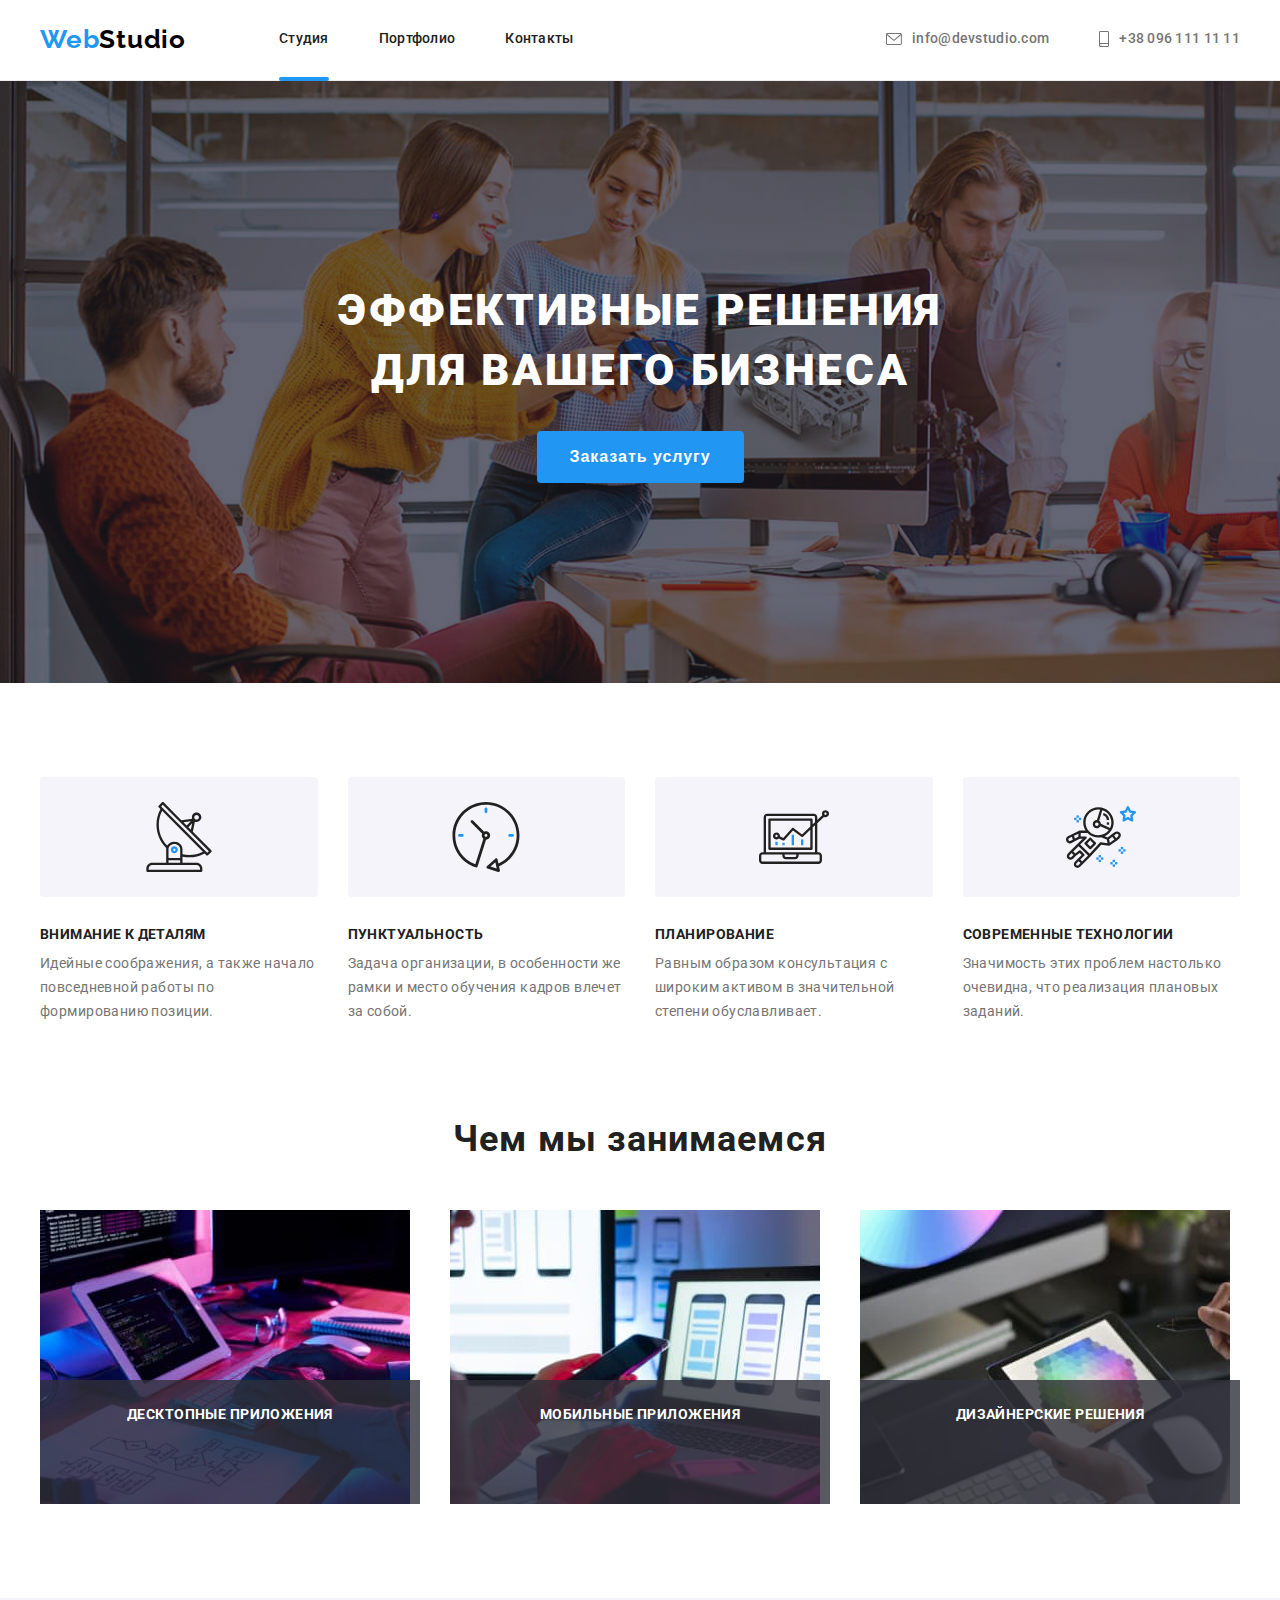
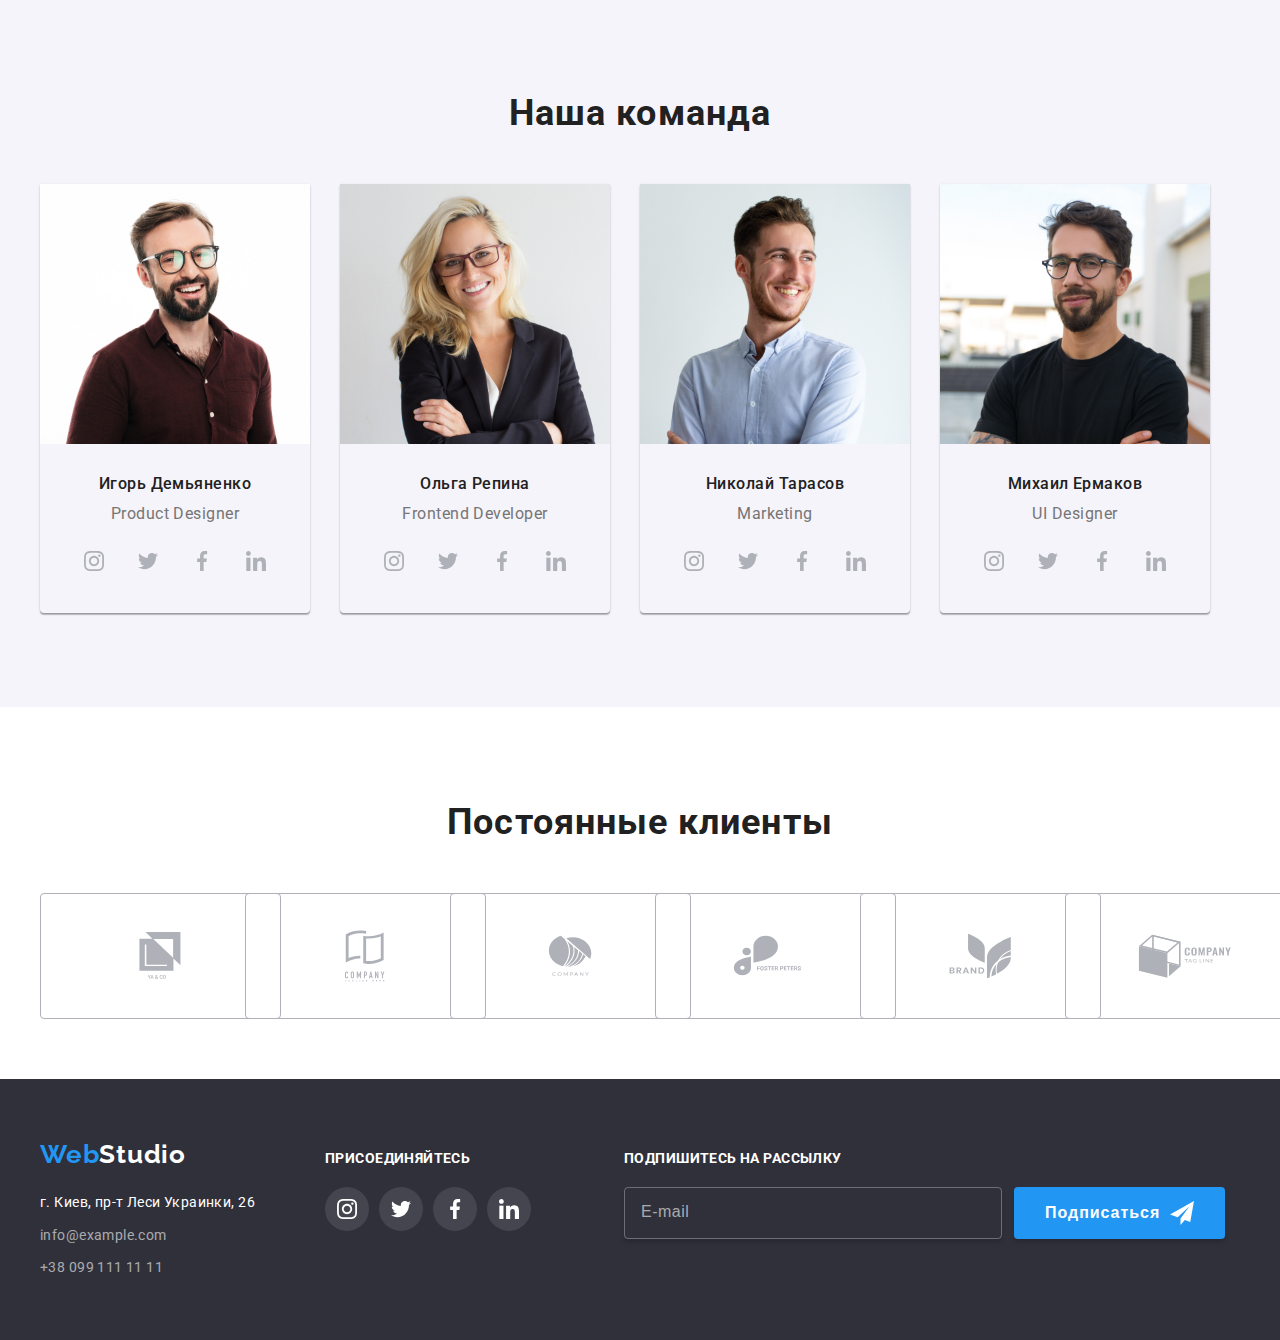
<file: index.html>
<!DOCTYPE html>
<html lang="ru">
<head>
    <meta charset="UTF-8">
    <meta http-equiv="X-UA-Compatible" content="IE=edge">
    <meta name="viewport" content="width=device-width, initial-scale=1.0">
    <title>WebStudio</title>
    <link rel="stylesheet" href="https://cdnjs.cloudflare.com/ajax/libs/modern-normalize/1.1.0/modern-normalize.min.css"
        integrity="sha512-wpPYUAdjBVSE4KJnH1VR1HeZfpl1ub8YT/NKx4PuQ5NmX2tKuGu6U/JRp5y+Y8XG2tV+wKQpNHVUX03MfMFn9Q=="
        crossorigin="anonymous" referrerpolicy="no-referrer" />
    <link rel="preconnect" href="https://fonts.googleapis.com">
    <link rel="preconnect" href="https://fonts.gstatic.com" crossorigin>
    <link
        href="https://fonts.googleapis.com/css2?family=Raleway:wght@700&family=Roboto:wght@400;500;700;900&display=swap"
        rel="stylesheet">
    <link rel="stylesheet" href="./css/main.min.css">
</head>

<body>
    <header class="header">
        <div class="container">
            <nav class="header-nav">
                <a href="./index.html" class="logo link">
                    <span class="span-web">Web</span>Studio
                </a>
                <ul class="site-nav list">
                    <li class="site-nav__item">
                        <a href="./index.html" class="site-nav__link site-nav_current-link link">Студия</a>
                    </li>
                    <li class="site-nav__item">
                        <a href="./portfolio.html" class="site-nav__link link">Портфолио</a>
                    </li>
                    <li class="site-nav__item">
                        <a href="#" class="site-nav__link link">Контакты</a>
                    </li>
                </ul>
            </nav>

            <ul class="header-contact list">
                <li class="header-contact__item">
                    <a href="mailto:info@devstudio.com" class="header-contact__link link">
                            <svg class="header-contact__icon" width="16" height="12">
                                <use href="./images/sprite.svg#icon-envelope"></use>
                            </svg>
                        info@devstudio.com
                    </a>
                </li>
                <li class="header-contact__item">
                    <a href="tel:+380961111111" class="header-contact__link link">
                            <svg class="header-contact__icon" width="10" height="16">
                                <use href="./images/sprite.svg#icon-smartphone"></use>
                            </svg>
                        +38 096 111 11 11
                    </a>
                </li>
            </ul>
        </div>

    </header>

    <main class="main">
        <!-- Hero -->
        <section class="hero">
            <div class="container">
                <h1 class="hero__title">Эффективные решения для вашего бизнеса</h1>
                <button type="button" class="button-btn" data-modal-open>Заказать услугу</button>
            </div>
        </section>

        <!-- About list -->
        <section class="section about">
            <div class="container">
                <h2 class="about__title visually-hidden">Какие мы и что используем</h2>
                <ul class="about__list list">
                    <li class="about__list-item">
                        <div class="about__icon-bg">
                            <svg class="about__icon">
                                <use href="./images/sprite.svg#icon-antenna"></use>
                            </svg>
                        </div>
                        <h3 class="about__list-title">Внимание к деталям</h3>
                        <p class="about__list-text">Идейные соображения, а также начало повседневной работы по
                            формированию позиции.
                        </p>
                    </li>
                    <li class="about__list-item">
                        <div class="about__icon-bg">
                            <svg class="about__icon">
                                <use href="./images/sprite.svg#icon-clock"></use>
                            </svg>
                        </div>
                        <h3 class="about__list-title">Пунктуальность</h3>
                        <p class="about__list-text">Задача организации, в особенности же рамки и место обучения кадров
                            влечет за собой.
                        </p>
                    </li>
                    <li class="about__list-item">
                        <div class="about__icon-bg">
                            <svg class="about__icon">
                                <use href="./images/sprite.svg#icon-diagram"></use>
                            </svg>
                        </div>
                        <h3 class="about__list-title">Планирование</h3>
                        <p class="about__list-text">Равным образом консультация с широким активом в значительной степени
                            обуславливает.
                        </p>
                    </li>
                    <li class="about__list-item">
                        <div class="about__icon-bg">
                            <svg class="about__icon">
                                <use href="./images/sprite.svg#icon-astronaut"></use>
                            </svg>
                        </div>
                        <h3 class="about__list-title">Современные технологии</h3>
                        <p class="about__list-text">Значимость этих проблем настолько очевидна, что реализация плановых
                            заданий.</p>
                    </li>
                </ul>
            </div>

        </section>

        <!-- classes -->
        <section class="section classes">
            <div class="container">
                <h2 class="title">Чем мы занимаемся</h2>
                <ul class="classes__list list">
                    <li class="classes__item">
                        <img src="./images/about/apk.jpg" alt="Мастер пишет код за алгоритмом" width="370" height="294">
                        <p class="classes__overlay">Десктопные приложения</p>
                    </li>
                    <li class="classes__item">
                        <img src="./images/about/atel.jpg" alt="Телефон" width="370" height="294">
                        <p class="classes__overlay">Мобильные приложения</p>
                    </li>
                    <li class="classes__item">
                        <img src="./images/about/atablet.jpg" alt="Планшет" width="370" height="294">
                        <p class="classes__overlay">Дизайнерские решения</p>
                    </li>
                </ul>
            </div>
        </section>

        <!-- Team -->
        <section class="section team">
            <div class="container">
                <h2 class="title">Наша команда</h2>
                <ul class="team__list list">
                    <li class="team__item">
                        <img src="./images/team/igor.jpg" alt="Игорь Демьяненко" width="270" height="260">
                        <div class="team__text">
                            <h3 class="team__name">Игорь Демьяненко</h3>
                            <p lang="en" class="team__profession">Product Designer</p>
                            <ul class="team-icon-list list">
                                <li class="team-icon-list__item">
                                    <a href="#" class="team-icon-list__link sotseti">
                                        <svg class="team-icon-list__icon">
                                            <use href="./images/sprite.svg#icon-instagram"></use>
                                        </svg>
                                    </a>
                                </li>
                                <li class="team-icon-list__item">
                                    <a href="#" class="team-icon-list__link sotseti">
                                        <svg class="team-icon-list__icon">
                                            <use href="./images/sprite.svg#icon-twitter"></use>
                                        </svg>
                                    </a>
                                </li>
                                <li class="team-icon-list__item">
                                    <a href="" class="team-icon-list__link sotseti">
                                        <svg class="team-icon-list__icon">
                                            <use href="./images/sprite.svg#icon-facebook"></use>
                                        </svg>
                                    </a>
                                </li>
                                <li class="team-icon-list__item">
                                    <a href="" class="team-icon-list__link sotseti">
                                        <svg class="team-icon-list__icon">
                                            <use href="./images/sprite.svg#icon-linkedin"></use>
                                        </svg>
                                    </a>
                                </li>
                            </ul>
                        </div>
                    </li>
                    <li class="team__item">
                        <img src="./images/team/olya.jpg" alt="Ольга Репина" width="270" height="260">
                        <div class="team__text">
                            <h3 class="team__name">Ольга Репина</h3>
                            <p lang="en" class="team__profession">Frontend Developer</p>
                            <ul class="team-icon-list list">
                                <li class="team-icon-list__item">
                                    <a href="" class="team-icon-list__link sotseti">
                                        <svg class="team-icon-list__icon">
                                            <use href="./images/sprite.svg#icon-instagram"></use>
                                        </svg>
                                    </a>
                                </li>
                                <li class="team-icon-list__item">
                                    <a href="" class="team-icon-list__link sotseti">
                                        <svg class="team-icon-list__icon">
                                            <use href="./images/sprite.svg#icon-twitter"></use>
                                        </svg>
                                    </a>
                                </li>
                                <li class="team-icon-list__item">
                                    <a href="" class="team-icon-list__link sotseti">
                                        <svg class="team-icon-list__icon">
                                            <use href="./images/sprite.svg#icon-facebook"></use>
                                        </svg>
                                    </a>
                                </li>
                                <li class="team-icon-list__item">
                                    <a href="" class="team-icon-list__link sotseti">
                                        <svg class="team-icon-list__icon">
                                            <use href="./images/sprite.svg#icon-linkedin"></use>
                                        </svg>
                                    </a>
                                </li>
                            </ul>
                        </div>
                    </li>
                    <li class="team__item">
                        <img src="./images/team/nikolay.jpg" alt="Николай Тарасов" width="270" height="260">
                        <div class="team__text">
                            <h3 class="team__name">Николай Тарасов</h3>
                            <p lang="en" class="team__profession">Marketing</p>
                            <ul class="team-icon-list list">
                                <li class="team-icon-list__item">
                                    <a href="" class="team-icon-list__link sotseti">
                                        <svg class="team-icon-list__icon">
                                            <use href="./images/sprite.svg#icon-instagram"></use>
                                        </svg>
                                    </a>
                                </li>
                                <li class="team-icon-list__item">
                                    <a href="" class="team-icon-list__link sotseti">
                                        <svg class="team-icon-list__icon">
                                            <use href="./images/sprite.svg#icon-twitter"></use>
                                        </svg>
                                    </a>
                                </li>
                                <li class="team-icon-list__item">
                                    <a href="" class="team-icon-list__link sotseti">
                                        <svg class="team-icon-list__icon">
                                            <use href="./images/sprite.svg#icon-facebook"></use>
                                        </svg>
                                    </a>
                                </li>
                                <li class="team-icon-list__item">
                                    <a href="" class="team-icon-list__link sotseti">
                                        <svg class="team-icon-list__icon">
                                            <use href="./images/sprite.svg#icon-linkedin"></use>
                                        </svg>
                                    </a>
                                </li>
                            </ul>
                        </div>
                    </li>
                    <li class="team__item">
                        <img src="./images/team/mihail.jpg" alt="Михаил Ермаков" width="270" height="260">
                        <div class="team__text">
                            <h3 class="team__name">Михаил Ермаков</h3>
                            <p lang="en" class="team__profession">UI Designer</p>
                            <ul class="team-icon-list list">
                                <li class="team-icon-list__item">
                                    <a href="" class="team-icon-list__link sotseti">
                                        <svg class="team-icon-list__icon">
                                            <use href="./images/sprite.svg#icon-instagram"></use>
                                        </svg>
                                    </a>
                                </li>
                                <li class="team-icon-list__item">
                                    <a href="" class="team-icon-list__link sotseti">
                                        <svg class="team-icon-list__icon">
                                            <use href="./images/sprite.svg#icon-twitter"></use>
                                        </svg>
                                    </a>
                                </li>
                                <li class="team-icon-list__item">
                                    <a href="" class="team-icon-list__link sotseti">
                                        <svg class="team-icon-list__icon">
                                            <use href="./images/sprite.svg#icon-facebook"></use>
                                        </svg>
                                    </a>
                                </li>
                                <li class="team-icon-list__item">
                                    <a href="" class="team-icon-list__link sotseti">
                                        <svg class="team-icon-list__icon">
                                            <use href="./images/sprite.svg#icon-linkedin"></use>
                                        </svg>
                                    </a>
                                </li>
                            </ul>
                        </div>
                    </li>
                </ul>
            </div>

        </section>

 <!-- Clients -->
        <section class="section clients">
            <div class="container">
                <h2 class="title">Постоянные клиенты</h2>
                <ul class="clients-list-icon list">
                    <li class="clients-icon-item">
                        <a href="" class="link clients-link-icon">
                            <svg class="clients-icon" width="42" height="47">
                                <use href="./images/sprite.svg#icon-yaco"></use>
                            </svg>
                        </a>
                    </li>
                    <li class="clients-icon-item">
                        <a href="" class="link clients-link-icon">
                            <svg class="clients-icon" width="40" height="52">
                                <use href="./images/sprite.svg#icon-tagline"></use>
                            </svg>
                        </a>
                    </li>
                    <li class="clients-icon-item">
                        <a href="" class="link clients-link-icon">
                            <svg class="clients-icon" width="44" height="41">
                                <use href="./images/sprite.svg#icon-company"></use>
                            </svg>
                        </a>
                    </li>
                    <li class="clients-icon-item">
                        <a href="" class="link clients-link-icon">
                            <svg class="clients-icon" width="85" height="41">
                                <use href="./images/sprite.svg#icon-foster"></use>
                            </svg>
                        </a>
                    </li>
                    <li class="clients-icon-item">
                        <a href="" class="link clients-link-icon">
                            <svg class="clients-icon" width="63" height="46">
                                <use href="./images/sprite.svg#icon-brand"></use>
                            </svg>
                        </a>
                    </li>
                    <li class="clients-icon-item">
                        <a href="" class="clients-link-icon">
                            <svg class="clients-icon" width="94" height="44">
                                <use href="./images/sprite.svg#icon-tag"></use>
                            </svg>
                        </a>
                    </li>
                </ul>
            </div>
        </section>
    </main>

    <footer class="footer">
        <div class="container">
            <div class="footer__left">
                <div class="footer-logo">
                        <a href="./index.html" class="logo link">
                            <span class="span-web">Web</span><span class="footer-studio">Studio</span>
                        </a>
                    </div>
                    <address class="address">
                        <ul class="list">
                            <li class="footer-address-item">
                                <a href="https://goo.gl/maps/YHEFxKt9b5rvipPJA" target="_blank" rel="noopener noreferrer"
                                    class="footer-address link">г. Киев,
                                    пр-т Леси Украинки, 26</a>
                            </li>
                            <li class="footer-address-item">
                                <a href="mailto:info@example.com" class="footer-contact link">info@example.com</a>
                            </li>
                            <li class="footer-address-item">
                                <a href="tel:+380991111111" class="footer-contact link">+38 099 111 11 11</a>
                            </li>
                        </ul>
                    </address>
            </div>
            <div class="footer__right">
                <p class="footer-text-icon">присоединяйтесь</p>
                <ul class="footer-list-icon list">
                    <li class="footer-icon-item">
                        <a href="" class="footer-link-icon sotseti">
                            <svg class="footer-icon">
                                <use href="./images/sprite.svg#icon-instagram"></use>
                            </svg>
                        </a>
                    </li>
                    <li class="footer-icon-item">
                        <a href="" class="footer-link-icon sotseti">
                            <svg class="footer-icon">
                                <use href="./images/sprite.svg#icon-twitter"></use>
                            </svg>
                        </a>
                    </li>
                    <li class="footer-icon-item">
                        <a href="" class="footer-link-icon sotseti">
                            <svg class="footer-icon">
                                <use href="./images/sprite.svg#icon-facebook"></use>
                            </svg>
                        </a>
                    </li>
                    <li footer-icon-item>
                        <a href="" class="footer-link-icon sotseti">
                            <svg class="footer-icon">
                                <use href="./images/sprite.svg#icon-linkedin"></use>
                            </svg>
                        </a>
                    </li>
                </ul>                 
            </div>
            <form class="footer-form">
                <p class="footer-modal-title">Подпишитесь на рассылку</p>
                <div class="footer-form-div">
                    <input class="footer-form-input" type="email" placeholder="E-mail" name="user-email" required>
                <button type="submit" class="footer-form-button">
                    Подписаться
                    <svg class="footer-modal-svg" width="24" height="24">
                        <use href="./images/icons.svg#icon-subscribe"></use>
                    </svg>
                </button>
                </div>
            </form>
        </div>
    </footer>
    
<div class="backdrop is-hidden" data-modal>
        <div class="modal">
            <button type="button" class="close-btn" data-modal-close>
                <svg class="modal-svg" width="11" height="11">
                    <use href="./images/sprite.svg#icon-close"></use>
                </svg>
            </button>
             <form class="contact-form">
                <p class="modal-form-title">
                    Оставьте свои данные, мы вам перезвоним
                </p>
                <label class="modal-form-label">
                    Имя
                    <span class="contact-form-wrapper">
                        <input name="user-name" type="text" class="contact-form-input" placeholder=""
                        required minlength="2" pattern="[a-zA-Zа-яёА-ЯЁ]+" title="Имя должно содержать символы кирилицы или латиницы">
                        <svg class="contact-form-icon" width="12" height="12">
                        <use href="./images/icons.svg#icon-pers"></use>
                    </svg>
                    </span>
                </label>
                <label class="modal-form-label">
                   Телефон
                    <span class="contact-form-wrapper">
                        <input name="user-tel" type="tel" class="contact-form-input" placeholder="" required
                            pattern="[0-9]{3}-[0-9]{3}-[0-9]{2}-[0-9]{2}" title="096-000-00-00">
                        <svg class="contact-form-icon" width="13" height="13">
                            <use href="./images/icons.svg#icon-tel"></use>
                        </svg>
                    </span>
                </label>
                <label class="modal-form-label">
                    Почта
                    <span class="contact-form-wrapper">
                        <input name="user-email" type="email" class="contact-form-input" placeholder="" required>
                        <svg class="contact-form-icon" width="15" height="12">
                            <use href="./images/icons.svg#icon-email"></use>
                        </svg>
                    </span>
                </label>
                <label class="modal-form-label">
                    Комментарий
                    <textarea class="contact-form-message" placeholder="Введите текст" name="user-message"></textarea>
                </label>

                <input type="checkbox" class="contact-form-checkbox visually-hidden" id="accept-policy">
                <label for="accept-policy" class="contact-form-checkbox-label">
                    Соглашаюсь с рассылкой и принимаю&nbsp;
                    <a href="#" class="contact-form-label-link"> Условия договора</a>                   
                </label>

                <button type="submit" class="contact-form-submit">Отправить</button>
            </form>
        </div>
    </div>
<script src="./js/modal.js"></script>
</body>

</html>
</file>
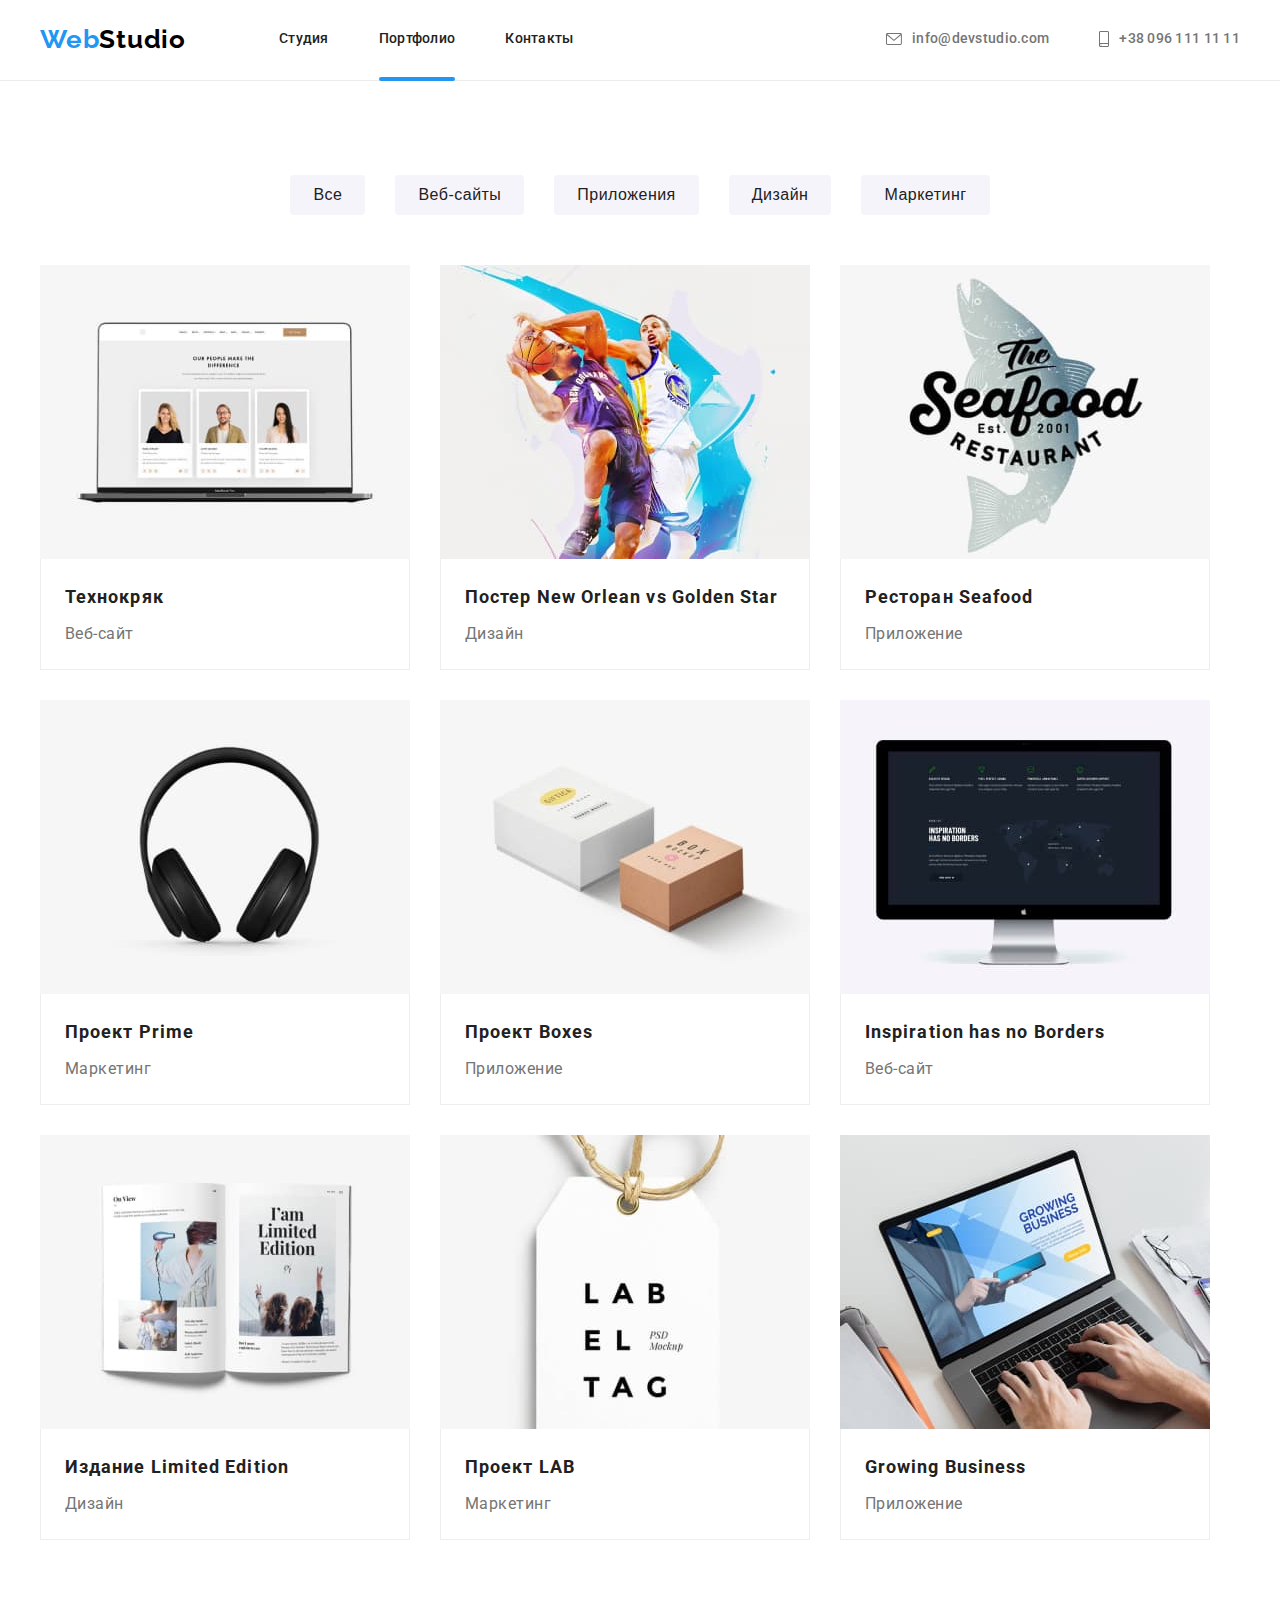
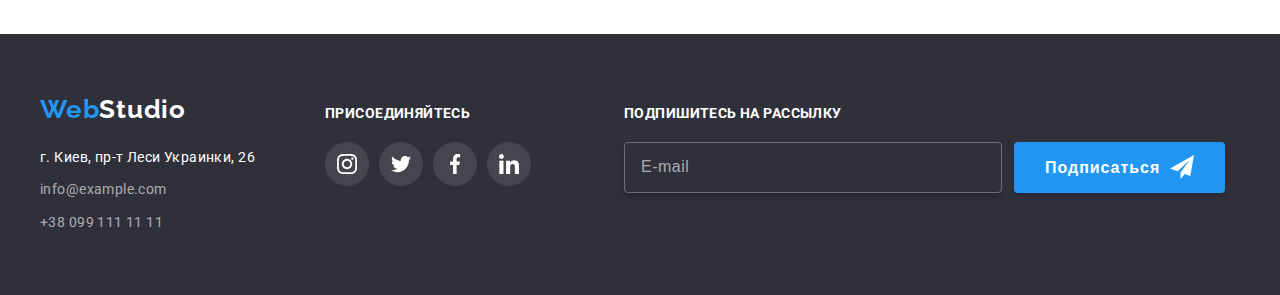
<file: portfolio.html>
<!DOCTYPE html>
<html lang="ru">

<head>
    <meta charset="UTF-8">
    <meta http-equiv="X-UA-Compatible" content="IE=edge">
    <meta name="viewport" content="width=device-width, initial-scale=1.0">
    <title>WebStudio</title>
    <link rel="stylesheet" href="https://cdnjs.cloudflare.com/ajax/libs/modern-normalize/1.1.0/modern-normalize.min.css"
        integrity="sha512-wpPYUAdjBVSE4KJnH1VR1HeZfpl1ub8YT/NKx4PuQ5NmX2tKuGu6U/JRp5y+Y8XG2tV+wKQpNHVUX03MfMFn9Q=="
        crossorigin="anonymous" referrerpolicy="no-referrer" />
    <link rel="preconnect" href="https://fonts.googleapis.com">
    <link rel="preconnect" href="https://fonts.gstatic.com" crossorigin>
    <link
        href="https://fonts.googleapis.com/css2?family=Raleway:wght@700&family=Roboto:wght@400;500;700;900&display=swap"
        rel="stylesheet">
    <link rel="stylesheet" href="./css/main.min.css">
</head>
<body>
    <header class="header">
        <div class="container">
            <nav class="header-nav">
                <a href="./index.html" class="logo link">
                    <span class="span-web">Web</span>Studio
                </a>
                <ul class="site-nav list">
                    <li class="site-nav__item">
                        <a href="./index.html" class="site-nav__link link">Студия</a>
                    </li>
                    <li class="site-nav__item">
                        <a href="./portfolio.html" class="site-nav__link site-nav_current-link link">Портфолио</a>
                    </li>
                    <li class="site-nav__item">
                        <a href="#" class="site-nav__link link">Контакты</a>
                    </li>
                </ul>
            </nav>
    
            <ul class="header-contact list">
                <li class="header-contact__item">
                    <a href="mailto:info@devstudio.com" class="header-contact__link link">
                        <svg class="header-contact__icon" width="16" height="12">
                            <use href="./images/sprite.svg#icon-envelope"></use>
                        </svg>
                        info@devstudio.com
                    </a>
                </li>
                <li class="header-contact__item">
                    <a href="tel:+380961111111" class="header-contact__link link">
                        <svg class="header-contact__icon" width="10" height="16">
                            <use href="./images/sprite.svg#icon-smartphone"></use>
                        </svg>
                        +38 096 111 11 11
                    </a>
                </li>
            </ul>
        </div>
    
    </header>

    <!-- main -->
    <main class="portfolio">
        <div class="container">
            <h1 hidden>Галлерея работ</h1>
            <ul class="portfolio-button list">
                <li class="portfolio-button-item">
                    <button type="button" class="button">Все</button>
                </li>
                <li class="portfolio-button-item">
                    <button type="button" class="button">Веб-сайты</button>
                </li>
                <li class="portfolio-button-item">
                    <button type="button" class="button">Приложения</button>
                </li>
                <li class="portfolio-button-item">
                    <button type="button" class="button">Дизайн</button>
                </li>
                <li class="portfolio-button-item">
                    <button type="button" class="button">Маркетинг</button>
                </li>
            </ul>
            <ul class="portfolio-list list">
                <li class="portfolio-item">

                    <a href="" class="portfolio-grid-link link">
                        <div class="portfolio-grid-overlay">
                            <img src="./images/portfolio/technokryak.jpg" alt="Ноутбук с веб-сайтом" width="370" height="294">
                            <p class="overlay">Технокряк это современная площадка распространения коронавируса. Компании используют эту платформу для цифрового
                            шпионажа и атак на защищённые сервера конкурентов.</p>
                        </div>
                        <div class="portfolio-text">
                            <h2 class="portfolio-title">Технокряк</h2>
                            <p class="portfolio-direction">Веб-сайт</p>
                        </div>
                    </a>
                </li>
                <li class="portfolio-item">
            
                    <a href="" class="portfolio-grid-link link link">
                        <div class="portfolio-grid-overlay">
                            <img src="./images/portfolio/poster.jpg" alt="Постер футбольного матча" width="370" height="294">
                                <p class="overlay">Технокряк это современная площадка распространения коронавируса. Компании используют эту платформу для цифрового
                                шпионажа и атак на защищённые сервера конкурентов.</p>
                        </div>
                        <div class="portfolio-text">
                            <h2 class="portfolio-title">Постер New Orlean vs Golden Star</h2>
                            <p class="portfolio-direction">Дизайн</p>
                        </div>
                    </a>
                </li>
                <li class="portfolio-item">
            
                    <a href="" class="portfolio-grid-link link link">
                        <div class="portfolio-grid-overlay">
                            <img src="./images/portfolio/restaurant.jpg" alt="Логотим ресторана Seafood" width="370" height="294">
                            <p class="overlay">Технокряк это современная площадка распространения коронавируса. Компании используют эту платформу для цифрового
                            шпионажа и атак на защищённые сервера конкурентов.</p>
                        </div>
                        <div class="portfolio-text">
                            <h2 class="portfolio-title">Ресторан Seafood</h2>
                            <p class="portfolio-direction">Приложение</p>
                        </div>
                    </a>
                </li>
                <li class="portfolio-item">
            
                    <a href="" class="portfolio-grid-link link link">
                        <div class="portfolio-grid-overlay">
                            <img src="./images/portfolio/prime.jpg" alt="Наушники" width="370" height="294">
                            <p class="overlay">Технокряк это современная площадка распространения коронавируса. Компании используют эту платформа для цифрового
                            шпионажа и атак на защищённые сервера конкурентов.</p>
                        </div>
                        <div class="portfolio-text">
                            <h2 class="portfolio-title">Проект Prime</h2>   
                            <p class="portfolio-direction">Маркетинг</p>
                        </div>
                    </a>
                </li>
                <li class="portfolio-item">
            
                    <a href="" class="portfolio-grid-link link link">
                        <div class="portfolio-grid-overlay">
                         <img src="./images/portfolio/boxes.jpg" alt="Коробки" width="370" height="294">
                        <p class="overlay">Технокряк это современная площадка распространения коронавируса. Компании используют эту платформу
                            для цифрового
                            шпионажа и атак на защищённые сервера конкурентов.</p>
                        </div>
                        <div class="portfolio-text">
                           <h2 class="portfolio-title">Проект Boxes</h2>
                            <p class="portfolio-direction">Приложение</p>
                        </div>
                    </a>
                </li>
                <li class="portfolio-item">
            
                    <a href="" class="portfolio-grid-link link link">
                        <div class="portfolio-grid-overlay">
                            <img src="./images/portfolio/inspiration.jpg" alt="ПК с веб-сайтом" width="370" height="294">
                            <p class="overlay">Технокряк это современная площадка распространения коронавируса. Компании используют эту платформу
                                для цифрового
                                шпионажа и атак на защищённые сервера конкурентов.</p>
                        </div>
                        <div class="portfolio-text">
                            <h2 class="portfolio-title">Inspiration has no Borders</h2>
                            <p class="portfolio-direction">Веб-сайт</p>
                        </div>
                    </a>
                </li>
                <li class="portfolio-item">
            
                    <a href="" class="portfolio-grid-link link link">
                        <div class="portfolio-grid-overlay">
                            <img src="./images/portfolio/edition.jpg" alt="Книга" width="370" height="294">
                            <p class="overlay">Технокряк это современная площадка распространения коронавируса. Компании используют эту платформу
                                для цифрового
                                шпионажа и атак на защищённые сервера конкурентов.</p>
                        </div>
                        <div class="portfolio-text">
                            <h2 class="portfolio-title">Издание Limited Edition</h2>
                            <p class="portfolio-direction">Дизайн</p>
                        </div>
                    </a>
                </li>
                <li class="portfolio-item">
            
                    <a href="" class="portfolio-grid-link link link">
                        <div class="portfolio-grid-overlay">
                            <img src="./images/portfolio/lab.jpg" alt="Брелок LAB" width="370" height="294">
                            <p class="overlay">Технокряк это современная площадка распространения коронавируса. Компании используют эту платформу
                                для цифрового
                                шпионажа и атак на защищённые сервера конкурентов.</p>
                        </div>
                        <div class="portfolio-text">
                            <h2 class="portfolio-title">Проект LAB</h2>
                            <p class="portfolio-direction">Маркетинг</p>
                        </div>
                    </a>
                </li>
                <li class="portfolio-item">
            
                    <a href="" class="portfolio-grid-link link link">
                        <div class="portfolio-grid-overlay">
                            <img src="./images/portfolio/business.jpg" alt="Ноутбук с веб-сайтом" width="370" height="294">
                            <p class="overlay">Технокряк это современная площадка распространения коронавируса. Компании используют эту платформу
                                для цифрового
                                шпионажа и атак на защищённые сервера конкурентов.</p>
                        </div>
                        <div class="portfolio-text">
                            <h2 class="portfolio-title">Growing Business</h2>
                            <p class="portfolio-direction">Приложение</p>
                        </div>
                    </a>
                </li>
            </ul>
        </div>
            
        
    </main>

    <footer class="footer">
        <div class="container">
            <div class="footer__left">
                <div class="footer-logo">
                    <a href="./index.html" class="logo link">
                        <span class="span-web">Web</span><span class="footer-studio">Studio</span>
                    </a>
                </div>
                <address class="address">
                    <ul class="list">
                        <li class="footer-address-item">
                            <a href="https://goo.gl/maps/YHEFxKt9b5rvipPJA" target="_blank" rel="noopener noreferrer"
                                class="footer-address link">г. Киев,
                                пр-т Леси Украинки, 26</a>
                        </li>
                        <li class="footer-address-item">
                            <a href="mailto:info@example.com" class="footer-contact link">info@example.com</a>
                        </li>
                        <li class="footer-address-item">
                            <a href="tel:+380991111111" class="footer-contact link">+38 099 111 11 11</a>
                        </li>
                    </ul>
                </address>
            </div>
            <div class="footer__right">
                <p class="footer-text-icon">присоединяйтесь</p>
                <ul class="footer-list-icon list">
                    <li class="footer-icon-item">
                        <a href="" class="footer-link-icon sotseti">
                            <svg class="footer-icon">
                                <use href="./images/sprite.svg#icon-instagram"></use>
                            </svg>
                        </a>
                    </li>
                    <li class="footer-icon-item">
                        <a href="" class="footer-link-icon sotseti">
                            <svg class="footer-icon">
                                <use href="./images/sprite.svg#icon-twitter"></use>
                            </svg>
                        </a>
                    </li>
                    <li class="footer-icon-item">
                        <a href="" class="footer-link-icon sotseti">
                            <svg class="footer-icon">
                                <use href="./images/sprite.svg#icon-facebook"></use>
                            </svg>
                        </a>
                    </li>
                    <li footer-icon-item>
                        <a href="" class="footer-link-icon sotseti">
                            <svg class="footer-icon">
                                <use href="./images/sprite.svg#icon-linkedin"></use>
                            </svg>
                        </a>
                    </li>
                </ul>
            </div>
            <form class="footer-form">
                <p class="footer-modal-title">Подпишитесь на рассылку</p>
                <div class="footer-form-div">
                    <input class="footer-form-input" type="email" placeholder="E-mail" name="user-email" required>
                    <button type="submit" class="footer-form-button">
                        Подписаться
                        <svg class="footer-modal-svg" width="24" height="24">
                            <use href="./images/icons.svg#icon-subscribe"></use>
                        </svg>
                    </button>
                </div>
            </form>
        </div>
    </footer>

</body>
</html>
</file>
<file: css/main.min.css>
:root{--accent-color: #2196f3;--main-text-color: #212121}.visually-hidden{position:absolute !important;clip:rect(1px 1px 1px 1px);clip:rect(1px, 1px, 1px, 1px);padding:0 !important;border:0 !important;height:1px !important;width:1px !important;overflow:hidden}body{margin:0;background-color:#ffffff;color:var(--main-text-color);font-weight:400;font-family:"Roboto", sans-serif}.list{margin-top:0;margin-bottom:0;padding-left:0;list-style:none}.link{text-decoration:none}h1,h2,h3,h4,p{margin-top:0;margin-bottom:0}img{display:block}.container{width:1200px;margin:0 auto;padding-left:15px;padding-right:15px}.title{margin-bottom:50px;font-weight:700;font-size:36px;line-height:1.17;text-align:center;letter-spacing:0.03em}.logo{color:#000000;font-family:"Raleway", sans-serif;font-weight:700;font-size:26px;line-height:1.19;letter-spacing:0.03em}.span-web{color:var(--accent-color)}.footer-studio{color:#ffffff}.footer-form{margin-left:93px}.footer-modal-title{font-weight:700;font-size:14px;line-height:1.14;letter-spacing:0.03em;text-transform:uppercase;color:#ffffff;margin-top:12px;margin-bottom:20px}.footer-form-input{background-color:transparent;width:358px;padding-top:15px;padding-bottom:15px;padding-left:16px;margin-right:12px;border:1px solid rgba(255,255,255,0.3);box-shadow:0px 4px 4px rgba(0,0,0,0.15);border-radius:4px;color:#ffffff;outline:none;transition:border-color 250ms cubic-bezier(0.4, 0, 0.2, 1)}.footer-form-input:focus{border-color:var(--accent-color)}.footer-form-input::placeholder{font-weight:400;font-size:16px;line-height:1.25;letter-spacing:0.03em;color:rgba(255,255,255,0.6)}.footer-form-div{display:flex}.footer-form-button{background:var(--accent-color);box-shadow:0px 4px 4px rgba(0,0,0,0.15);border-radius:4px;margin:0 auto;padding:10px 30px;cursor:pointer;border:1px solid transparent;font-weight:700;font-size:16px;line-height:1.87;display:flex;align-items:center;text-align:center;letter-spacing:0.06em;color:#ffffff}.footer-modal-svg{margin-left:10px}.backdrop{position:fixed;top:0;left:0;width:100vw;height:100vh;background-color:rgba(0,0,0,0.2);transition:opacity 500ms linear, visibility 500ms linear}.is-hidden{opacity:0;visibility:hidden;pointer-events:none}.modal{width:528px;height:580px;background-color:#ffffff;position:absolute;left:50%;top:50%;transform:translate(-50%, -50%)}.close-btn{position:absolute;top:8px;right:8px;padding:0;width:30px;height:30px;border-radius:50%;border:1px solid rgba(0,0,0,0.1);background-color:transparent;cursor:pointer}.modal-svg{color:tomato}.close-btn:hover .modal-svg{fill:var(--accent-color)}.contact-form{display:flex;flex-direction:column;padding:40px}.contact-form-input{width:100%;height:40px;border:1px solid rgba(33,33,33,0.2);border-radius:4px;padding-left:42px;transition:border-color 250ms cubic-bezier(0.4, 0, 0.2, 1)}.contact-form-input:focus{outline:none;border-color:var(--accent-color)}.contact-form-message{width:100%;height:120px;padding:12px 16px;margin-top:4px;margin-bottom:20px;resize:none;border:1px solid rgba(33,33,33,0.2);border-radius:4px;transition:border-color 250ms cubic-bezier(0.4, 0, 0.2, 1)}.contact-form-message:focus{border-color:var(--accent-color);outline:none}.contact-form-message::placeholder{color:rgba(117,117,117,0.5)}.modal-form-title{font-weight:700;font-size:20px;line-height:1.15;text-align:center;letter-spacing:0.03em;margin-bottom:12px}.modal-form-label{font-weight:400;font-size:12px;line-height:1.17;letter-spacing:0.01em;color:#757575}.modal-form-label:nth-child(-n+4){margin-bottom:10px}.contact-form-icon{position:absolute;top:50%;transform:translateY(-50%);left:12px;transition:fill 250ms cubic-bezier(0.4, 0, 0.2, 1)}.contact-form-input:focus+.contact-form-icon{fill:var(--accent-color)}.contact-form-wrapper{position:relative;display:block;margin-top:4px}.contact-form-checkbox-label{display:flex;align-items:center;font-weight:400;font-size:14px;line-height:1.71;letter-spacing:0.03em;color:#757575;margin-bottom:30px}.contact-form-checkbox-label::before{content:"";width:16px;height:15px;border:2px solid black;cursor:pointer;border-radius:2px;margin-right:7px}.contact-form-checkbox:checked+.contact-form-checkbox-label::before{background-image:url(../images/check.svg);background-position:50% 50%}.contact-form-checkbox:focus+.contact-form-checkbox-label::before{outline:2px solid var(--accent-color)}.contact-form-label-link{font-weight:400;font-size:14px;line-height:1.71;letter-spacing:0.03em;color:var(--accent-color)}.contact-form-submit{display:block;margin:0 auto;padding:10px 55px;cursor:pointer;background:#2196f3;box-shadow:0px 4px 4px rgba(0,0,0,0.15);border-radius:4px;border:1px solid transparent;font-weight:700;font-size:16px;line-height:1.87;display:flex;align-items:center;text-align:center;letter-spacing:0.06em;color:#ffffff}.header{padding-top:24px;padding-bottom:25px;border-bottom:1px solid #ececec}.header .container{display:flex;align-items:center}.header .logo{margin-right:93px}.header-nav{display:flex;align-items:center}.site-nav{display:block;display:flex;align-items:center}.site-nav__link{position:relative;display:block;color:var(--main-text-color);font-weight:500;font-size:14px;line-height:1.14;letter-spacing:0.02em;transition:color 250ms cubic-bezier(0.4, 0, 0.2, 1)}.site-nav__link:hover,.site-nav__link:focus{fill:var(--accent-color);color:var(--accent-color)}.site-nav__item:not(:last-child){margin-right:50px}.site-nav_current-link::after{position:absolute;content:"";width:100%;height:4px;margin-top:30px;display:block;background-color:var(--accent-color);border-radius:2px}.header-contact{display:flex;align-items:center;margin-left:auto}.header-contact__link{display:flex;align-items:center;color:#757575;font-weight:500;font-size:14px;line-height:1.14;letter-spacing:0.02em;fill:#757575;transition:color 250ms cubic-bezier(0.4, 0, 0.2, 1),fill 250ms cubic-bezier(0.4, 0, 0.2, 1)}.header-contact__link:hover,.header-contact__link:focus{fill:var(--accent-color);color:var(--accent-color)}.header-contact__item:not(:last-child){margin-right:50px}.header-contact__icon{margin-right:10px}.hero{text-align:center;padding-top:200px;padding-bottom:200px;background:#2f303a;background-image:linear-gradient(rgba(47,48,58,0.4), rgba(47,48,58,0.4)),url(../images/hero/bg.jpg);background-size:cover}.hero__title{margin-bottom:30px;color:#ffffff;font-weight:900;font-size:44px;line-height:1.36;letter-spacing:0.06em;text-transform:uppercase;max-width:700px;margin-left:auto;margin-right:auto}.button-btn{border-radius:4px;padding:10px 32px;min-width:200px;border:1px solid transparent;color:#ffffff;background-color:var(--accent-color);font-weight:700;font-size:16px;line-height:1.87;text-align:center;letter-spacing:0.06em;cursor:pointer;transition:background-color 250ms cubic-bezier(0.4, 0, 0.2, 1)}.button-btn:hover,.button-btn:focus{background-color:#188ce8}.about{padding-top:94px;padding-bottom:94px}.about__list{display:flex;flex-wrap:wrap;justify-content:space-between;align-items:baseline;align-content:stretch;margin-left:-30px;margin-top:-30px}.about__list-item{margin-left:30px;margin-top:30px;flex-basis:calc((100% - 120px) / 4)}.about__list-title{font-weight:700;font-size:14px;line-height:1.14;letter-spacing:0.03em;text-transform:uppercase;margin-bottom:10px}.about__list-text{color:#757575;font-size:14px;line-height:1.71;letter-spacing:0.03em}.about__icon-bg{padding-top:25px;padding-bottom:25px;margin-bottom:30px;background:#f5f4fa;border-radius:4px}.about__icon{display:block;width:70px;height:70px;margin-left:auto;margin-right:auto}.classes{padding-bottom:94px}.classes__list{display:flex;flex-wrap:wrap;justify-content:space-between;margin-top:-30px;margin-left:-30px}.classes__item{position:relative;flex-basis:calc((100% - 90px) / 3);margin-top:30px;margin-left:30px}.classes__overlay{position:absolute;bottom:0;left:0;width:100%;height:70px;padding-top:27px;padding-bottom:27px;overflow:auto;background:rgba(47,48,58,0.8);font-weight:700;font-size:14px;line-height:1.14;text-align:center;letter-spacing:0.03em;text-transform:uppercase;color:#ffffff}.team{padding-top:94px;padding-bottom:94px;background-color:#f5f4fa}.team__list{display:flex;flex-wrap:wrap;flex-basis:calc((100% - 120px) / 4);margin-left:-30px;margin-top:-30px}.team__item{border-radius:0px 0px 4px 4px;box-shadow:0px 1px 3px rgba(0,0,0,0.12),0px 1px 1px rgba(0,0,0,0.14),0px 2px 1px rgba(0,0,0,0.2);margin-left:30px;margin-top:30px}.team__text{padding:30px 32px}.team__name{margin-bottom:10px;font-weight:500;font-size:16px;line-height:1.19;text-align:center;letter-spacing:0.03em}.team__profession{color:#757575;font-size:16px;line-height:1.19;text-align:center;letter-spacing:0.03em;margin-bottom:16px}.team-icon-list__icon,.footer-icon{width:20px;height:20px}.team-icon-list{display:flex;justify-content:space-between}.sotseti{display:flex;align-items:center;justify-content:center;width:44px;height:44px;border-radius:50%}.team-icon-list__link{fill:#afb1b8;transition:background-color 250ms cubic-bezier(0.4, 0, 0.2, 1),fill 250ms cubic-bezier(0.4, 0, 0.2, 1)}.team-icon-list__link:hover,.team-icon-list__link:focus{fill:#ffffff;background-color:var(--accent-color)}.clients .container{padding-top:94px;padding-bottom:94px}.clients-list-icon{display:flex;justify-content:space-between;flex-wrap:wrap;margin-top:-30px;margin-left:-30px}.clients-icon-item{margin-top:30px;margin-left:30px;flex-basis:calc((100% - 180px) / 6);height:92px}.clients-link-icon{display:flex;align-items:center;justify-content:center;width:100%;height:100%;fill:#afb1b8;padding:16px 32px;border:1px solid #afb1b8;border-radius:4px}.clients-link-icon{transition:fill 250ms cubic-bezier(0.4, 0, 0.2, 1),border 250ms cubic-bezier(0.4, 0, 0.2, 1)}.clients-link-icon:hover,.clients-link-icon:focus{fill:var(--accent-color);border:1px solid var(--accent-color)}.footer{padding-top:60px;padding-bottom:60px;background-color:#2f303a;font-size:14px;line-height:1.71;letter-spacing:0.03em}.footer .footer-contact{color:rgba(255,255,255,0.6)}.footer .container{display:flex}.footer-logo{margin-bottom:20px}.footer-address-item:not(:last-child){margin-bottom:9px}.address .link{font-style:normal;transition:color 250ms cubic-bezier(0.4, 0, 0.2, 1)}.address .link:hover,.address .link:focus{color:var(--accent-color)}.footer-address{color:#ffffff}.footer__right{margin-left:70px;margin-top:12px}.footer-text-icon{font-weight:700;font-size:14px;line-height:1.14;letter-spacing:0.03em;text-transform:uppercase;color:#ffffff;margin-bottom:20px}.footer-list-icon{display:flex}.footer-link-icon{background-color:rgba(255,255,255,0.1);fill:#ffffff;transition:background-color 250ms cubic-bezier(0.4, 0, 0.2, 1)}.footer-link-icon:hover,.footer-link-icon:focus{background-color:var(--accent-color)}.footer-icon-item:not(:last-child){margin-right:10px}.portfolio{padding-top:94px;padding-bottom:94px}.button{min-width:73;border-radius:4px;padding:6px 22px;border:1px solid transparent;color:var(--main-text-color);background-color:#f5f4fa;font-weight:500;font-size:16px;line-height:1.62;text-align:center;letter-spacing:0.03em;cursor:pointer;transition:background-color 250ms cubic-bezier(0.4, 0, 0.2, 1),color 250ms cubic-bezier(0.4, 0, 0.2, 1),box-shadow 250ms cubic-bezier(0.4, 0, 0.2, 1)}.button:hover,.button:focus{color:#ffffff;background-color:var(--accent-color);box-shadow:0px 3px 1px rgba(0,0,0,0.1),0px 1px 2px rgba(0,0,0,0.08),0px 2px 2px rgba(0,0,0,0.12)}.portfolio-button{display:flex;justify-content:center;margin-bottom:50px}.portfolio-button-item:not(:last-child){margin-right:30px}.portfolio-text{border-left:1px solid #eeeeee;border-bottom:1px solid #eeeeee;border-right:1px solid #eeeeee;padding:20px 24px}.portfolio-list{display:flex;flex-wrap:wrap;margin-left:-30px;margin-top:-30px}.portfolio-item{margin-left:30px;margin-top:30px;flex-basis:calc(100% / 3 - 90px);background:#ffffff;transition:box-shadow 250ms cubic-bezier(0.4, 0, 0.2, 1)}.portfolio-item:hover,.portfolio-item:focus{box-shadow:0px 1px 1px rgba(0,0,0,0.12),0px 4px 4px rgba(0,0,0,0.06),1px 4px 6px rgba(0,0,0,0.16)}.portfolio-title{margin-bottom:4px;color:var(--main-text-color);font-weight:700;font-size:18px;line-height:2;letter-spacing:0.06em}.portfolio-direction{color:#757575;font-weight:400;font-size:16px;line-height:1.87;letter-spacing:0.03em}.portfolio-grid-link{display:block}.portfolio-grid-overlay{position:relative;overflow:hidden}.overlay{position:absolute;top:100%;left:0;width:100%;height:100%;padding:63px 24px;overflow:auto;transition:transform 500ms linear;font-weight:400px;font-size:18px;line-height:1.56;letter-spacing:0.03em;color:#ffffff;background:rgba(33,150,243,0.9)}.portfolio-grid-link:hover .overlay,.portfolio-grid-link:focus .overlay{transform:translateY(-100%)}
/*# sourceMappingURL=main.min.css.map */
</file>
